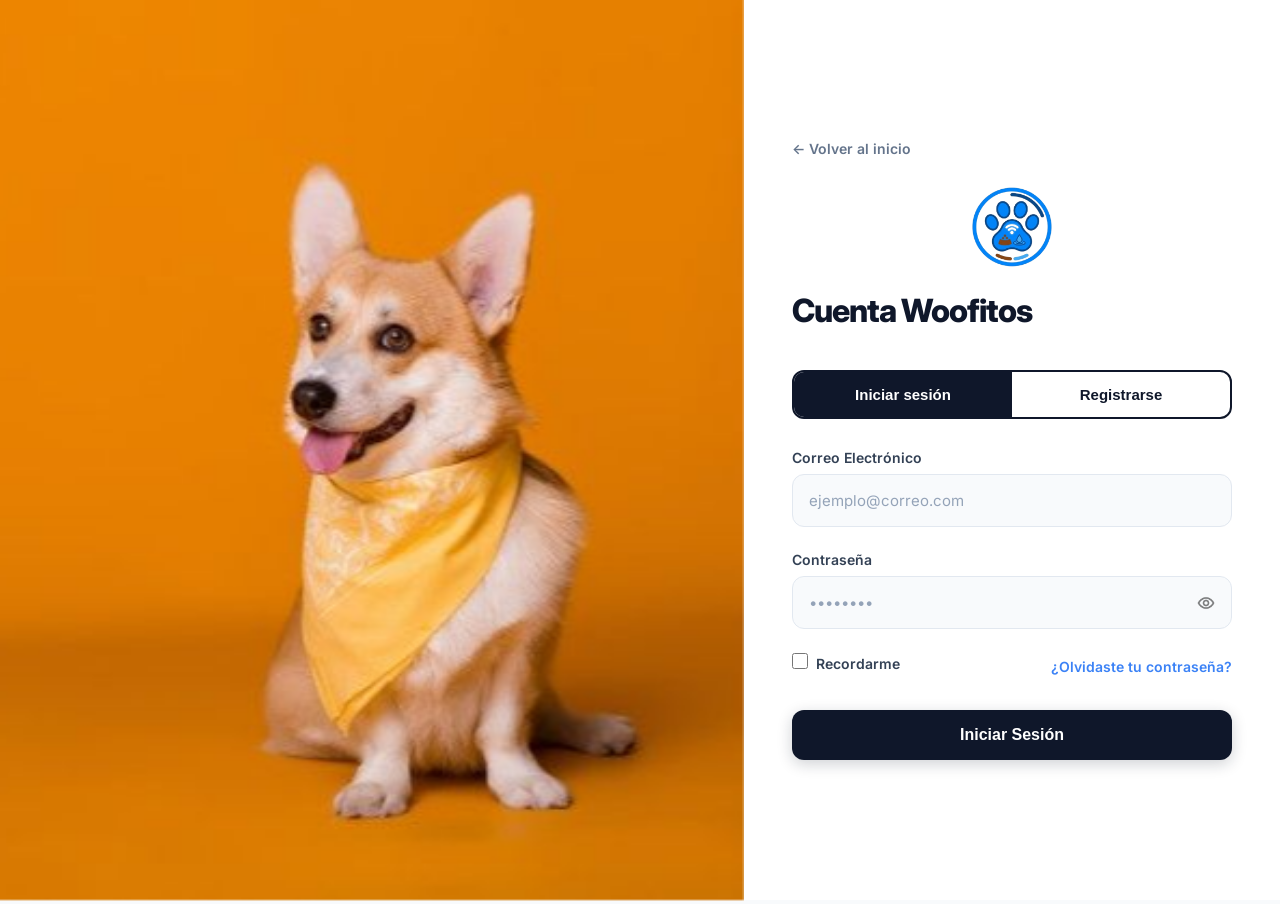
<file: index.html>
<!DOCTYPE html>
<html lang="es">
<head>
    <meta charset="UTF-8">
    <meta name="viewport" content="width=device-width, initial-scale=1.0">
    <title>Woofitos - Dispensador Inteligente</title>
    
    <link rel="preconnect" href="https://fonts.googleapis.com">
    <link rel="preconnect" href="https://fonts.gstatic.com" crossorigin>
    <link href="https://fonts.googleapis.com/css2?family=Inter:wght@400;500;600;700;800&display=swap" rel="stylesheet">
    
    <link rel="stylesheet" href="CSS/style.css?v=3">
    <link rel="icon" href="IMG/favi.png" type="image/png">
</head>
<body>
    <header>
        <article class="content">
            <div class="menu">
                
                <div class="logo-container">
                    <a href="index.html" class="logo"><img class="logo-img" src="IMG/logo.png" alt="Logo"></a>
                    <a href="index.html" class="titulo">Woofitos</a>
                </div>

                <input type="checkbox" id="menu" />
                <label for="menu">
                    <img class="menu-icono" src="IMG/menu.png" alt="Menú">
                </label>
                
                <nav class="barra-navegacion">
                    <ul>
                        <li><a href="#">Inicio</a></li>
                        <li><a href="#caracteristicas">Características</a></li>
                        <li><a href="panel.html">Panel Web</a></li>
                        
                        <!-- User Profile Actions -->
                        <li>
                            <a href="#" class="login-link" style="display: flex; align-items: center; gap: 8px; background: #f1f5f9; padding: 8px 16px; border-radius: 25px; text-decoration: none; transition: background 0.3s;" onclick="cerrarSesion()" onmouseover="this.style.background='#e2e8f0'" onmouseout="this.style.background='#f1f5f9'">
                                <img src="IMG/login.png" alt="Perfil" style="width: 22px; height: 22px;">
                                <span id="nombre-mascota-menu" style="font-size: 14px; font-weight: 600; color: #0f172a;">Perfil</span>
                            </a>
                        </li>
                    </ul>
                </nav>
            </div>
        </article>
    </header>

    <main class="container hero-section">
        <div class="hero-texto">
            <!-- Welcome Badge -->
            <div id="saludo-badge" style="display: none; background: #e0e7ff; color: #4f46e5; padding: 6px 14px; border-radius: 20px; font-size: 14px; font-weight: 600; margin-bottom: 20px; width: fit-content;">
                👋 Bienvenido al dispensador de <span id="nombre-mascota-badge"></span>
            </div>
            
            <h1>Monitorea la alimentación de tu mascota en tiempo real</h1>
            <p>Controla los niveles de comida y agua de tu dispensador inteligente con Arduino desde cualquier lugar. Mantén a tu mejor amigo siempre feliz.</p>
            <a href="panel.html" class="btn-principal">Ir al Panel de Control</a>
        </div>
        <div class="hero-imagen">
            <img src="IMG/dispensador.jpeg" alt="Dispensador Woofitos">
        </div>
    </main>

    <section id="caracteristicas" class="features-section">
        <div class="container">
            <h2 class="section-title">¿Cómo funciona Woofitos?</h2>
            
            <div class="features-grid">
                <div class="feature-card">
                    <div class="feature-icon">📊</div>
                    <h3>Sensores de Precisión</h3>
                    <p>Mide los niveles de agua y alimento con precisión utilizando nuestra tecnología integrada con sensores Arduino.</p>
                </div>
                <div class="feature-card">
                    <div class="feature-icon">📱</div>
                    <h3>Monitoreo Web</h3>
                    <p>Accede a tu panel desde cualquier celular o computadora y revisa el estado del plato en tiempo real.</p>
                </div>
                <div class="feature-card">
                    <div class="feature-icon">🔔</div>
                    <h3>Alertas Tempranas</h3>
                    <p>Recibe notificaciones cuando los niveles estén críticamente bajos para que nunca falte el alimento en casa.</p>
                </div>
            </div>
        </div>
    </section>

    <footer class="footer">
        <div class="container footer-content">
            <div class="footer-logo">
                <h3>Woofitos IoT</h3>
                <p>Tecnología para el cuidado de tu mejor amigo.</p>
            </div>
            <div class="footer-links">
                <a href="#">Sobre el Proyecto</a>
                <a href="#">Soporte Técnico</a>
            </div>
        </div>
        <div class="footer-bottom">
            <p>&copy; 2026 Woofitos. Proyecto de Dispensador Inteligente.</p>
        </div>
    </footer>

    <!-- Session Management -->
    <script>
        const nombreMascota = localStorage.getItem("mascotaWoofitos");
        
        if (nombreMascota) {
            // Update UI with user session data
            document.getElementById("nombre-mascota-menu").innerText = nombreMascota;
            document.getElementById("nombre-mascota-badge").innerText = nombreMascota;
            document.getElementById("saludo-badge").style.display = "inline-block";
        } else {
            // Redirect to login if unauthenticated
            window.location.href = "login.html";
        }

        function cerrarSesion() {
            if(confirm("¿Quieres cerrar la sesión de " + nombreMascota + "?")) {
                localStorage.removeItem("mascotaWoofitos");
                window.location.href = "login.html";
            }
        }
    </script>
</body>
</html>
</file>
<file: CSS/style.css>
* {
    margin: 0;
    padding: 0;
    box-sizing: border-box;
    text-decoration: none;
    list-style: none;
}

body {
    font-family: 'Inter', sans-serif;
    background-color: #f8fafc;
    color: #334155;
}

.container {
    max-width: 1200px;
    margin: 0 auto;
    width: 100%;
    padding: 0 20px;
}

.content {
    min-height: 80px;
    background-color: #ffffff;
    box-shadow: 0 4px 20px rgba(0, 0, 0, 0.05);
    position: fixed;
    top: 0;
    width: 100%;
    z-index: 1000;
}

.menu {
    position: absolute;
    top: 0px;
    left: 0px;
    right: 0px;
    display: flex;
    align-items: center;
    justify-content: space-between;
    padding: 0 40px;
    height: 80px;
    max-width: 1200px;
    margin: 0 auto;
}

.logo-container {
    display: flex;
    align-items: center;
}

.logo-img {
    width: 50px;
}

.titulo {
    font-size: 22px;
    color: #1e293b;
    font-weight: 700;
    margin-left: 12px;
    letter-spacing: -0.5px;
}

.menu .barra-navegacion ul li {
    position: relative;
    float: left;
}

.menu .barra-navegacion ul li a {
    color: #64748b;
    font-size: 16px;
    padding: 8px 15px;
    display: block;
    font-weight: 600;
    transition: color 0.3s ease;
}

.menu .barra-navegacion ul li a:hover {
    color: #3b82f6;
}

#menu {
    display: none;
}

.menu-icono {
    width: 30px;
}

.menu label {
    cursor: pointer;
    display: none;
}

.login-link {
    display: flex;
    align-items: center;
    padding: 4px 10px !important;
}

.login-icono {
    width: 28px;
    transition: transform 0.2s ease;
}

.login-link:hover .login-icono {
    transform: scale(1.1);
}

.hero-section {
    display: flex;
    align-items: center;
    justify-content: space-between;
    min-height: calc(100vh - 80px);
    padding: 40px 20px;
    margin-top: 80px; 
}

.hero-texto {
    flex: 1;
    padding-right: 50px;
}

.hero-texto h1 {
    font-size: 48px;
    font-weight: 800;
    color: #0f172a;
    line-height: 1.2;
    margin-bottom: 20px;
    letter-spacing: -1px;
}

.hero-texto p {
    font-size: 18px;
    color: #475569;
    line-height: 1.6;
    margin-bottom: 35px;
}

.btn-principal {
    display: inline-block;
    background-color: #3b82f6;
    color: white;
    padding: 16px 32px;
    border-radius: 8px;
    font-size: 18px;
    font-weight: 600;
    transition: all 0.3s ease;
    box-shadow: 0 4px 15px rgba(59, 130, 246, 0.3);
}

.btn-principal:hover {
    background-color: #2563eb;
    transform: translateY(-3px);
    box-shadow: 0 6px 20px rgba(59, 130, 246, 0.4);
    color: white;
}

.hero-imagen {
    flex: 1;
    display: flex;
    justify-content: center;
}

.hero-imagen img {
    width: 100%;
    max-width: 500px;
    border-radius: 20px;
    box-shadow: 0 20px 40px rgba(0, 0, 0, 0.1);
    object-fit: cover;
}

.features-section {
    background-color: #ffffff;
    padding: 80px 0;
}

.section-title {
    text-align: center;
    font-size: 32px;
    font-weight: 800;
    color: #0f172a;
    margin-bottom: 50px;
}

.features-grid {
    display: flex;
    justify-content: space-between;
    gap: 30px;
}

.feature-card {
    flex: 1;
    background-color: #f8fafc;
    padding: 40px 30px;
    border-radius: 16px;
    text-align: center;
    transition: transform 0.3s ease;
}

.feature-card:hover {
    transform: translateY(-10px);
    box-shadow: 0 10px 25px rgba(0,0,0,0.05);
}

.feature-icon {
    font-size: 48px;
    margin-bottom: 20px;
}

.feature-card h3 {
    font-size: 20px;
    color: #1e293b;
    margin-bottom: 15px;
    font-weight: 700;
}

.feature-card p {
    font-size: 15px;
    color: #64748b;
    line-height: 1.6;
}

.footer {
    background-color: #0f172a;
    color: #cbd5e1;
    padding: 60px 0 20px 0;
}

.footer-content {
    display: flex;
    justify-content: space-between;
    align-items: center;
    margin-bottom: 40px;
}

.footer-logo h3 {
    color: #ffffff;
    font-size: 24px;
    margin-bottom: 5px;
}

.footer-links a {
    color: #cbd5e1;
    margin-left: 20px;
    font-size: 14px;
    transition: color 0.2s;
}

.footer-links a:hover {
    color: #3b82f6;
}

.footer-bottom {
    text-align: center;
    border-top: 1px solid #1e293b;
    padding-top: 20px;
    font-size: 13px;
}

@media(max-width:991px) {
    
    .content {
        min-height: 70px;
    }
    
    .menu {
        height: 70px;
        padding: 0 20px;
    }
    
    .menu label {
        display: flex;
        align-items: center;
    }
    
    .menu .barra-navegacion {
        position: absolute;
        top: 100%;
        left: 0;
        right: 0;
        display: none;
        background-color: #ffffff;
        box-shadow: 0 10px 15px rgba(0, 0, 0, 0.05);
        border-top: 1px solid #f1f5f9;
    }
    
    .menu .barra-navegacion ul li {
        width: 100%;
        text-align: center;
    }
    
    .menu .barra-navegacion ul li a {
        padding: 20px 0;
    }
    
    #menu:checked ~ .barra-navegacion {
        display: initial;
    }
    
    .hero-section {
        flex-direction: column;
        text-align: center;
        margin-top: 70px;
    }
    
    .hero-texto {
        padding-right: 0;
        margin-bottom: 40px;
    }
    
    .hero-texto h1 {
        font-size: 36px;
    }
    
    .features-grid {
        flex-direction: column;
    }
    
    .footer-content {
        flex-direction: column;
        text-align: center;
        gap: 20px;
    }
    
    .footer-links a {
        margin: 0 10px;
    }
}

.login-pantalla-dividida {
    display: flex;
    min-height: 100vh;
}

.login-lado-izquierdo {
    flex: 6;
    position: sticky;
    top: 0;
    height: 100vh;
}

.login-lado-izquierdo img {
    width: 100%;
    height: 100%;
    object-fit: cover;
}

.login-lado-derecho {
    flex: 4;
    background-color: #ffffff;
    display: flex;
    justify-content: center;
    align-items: center; 
    min-height: 100vh;
    padding: 40px 20px;
}

.login-form-container {
    width: 100%;
    max-width: 440px;
}

.login-header-bonito {
    margin-bottom: 40px;
}

.logo-centrado {
    text-align: center; 
    margin-bottom: 20px;
}

.logo-bonito {
    width: 80px;
    transition: transform 0.2s ease;
}

.logo-bonito:hover {
    transform: scale(1.05);
}

.login-header-bonito h2 {
    font-size: 32px;
    font-weight: 800;
    color: #0f172a;
    margin-bottom: 10px;
    letter-spacing: -1px;
}

.login-header-bonito p {
    color: #64748b;
    font-size: 16px;
    line-height: 1.5;
}

.form-bonito .input-grupo-bonito {
    margin-bottom: 24px;
}

.form-bonito label {
    display: block;
    font-size: 14px;
    font-weight: 600;
    color: #334155;
    margin-bottom: 8px;
}

.form-bonito input[type="email"],
.form-bonito input[type="password"],
.form-bonito input[type="text"] {
    width: 100%;
    padding: 16px;
    border: 1px solid #e2e8f0;
    border-radius: 12px;
    background-color: #f8fafc;
    font-size: 15px;
    font-family: 'Inter', sans-serif;
    color: #1e293b;
    transition: all 0.3s ease;
}

.form-bonito input:focus {
    outline: none;
    border-color: #3b82f6;
    background-color: #ffffff;
    box-shadow: 0 0 0 4px rgba(59, 130, 246, 0.1);
}

.form-bonito input::placeholder {
    color: #94a3b8;
}

.input-con-icono {
    position: relative;
}

.ver-password-bonito {
    position: absolute;
    right: 16px;
    top: 50%;
    transform: translateY(-50%);
    cursor: pointer;
    width: 20px;
    opacity: 0.5;
    transition: opacity 0.2s;
}

.ver-password-bonito:hover {
    opacity: 1;
}

.form-opciones {
    display: flex;
    justify-content: space-between;
    align-items: center;
    margin-bottom: 30px;
}

.recordarme {
    display: flex;
    align-items: center;
    cursor: pointer;
    font-size: 14px;
    color: #475569;
}

.recordarme input {
    margin-right: 8px;
    width: 16px;
    height: 16px;
    cursor: pointer;
    accent-color: #3b82f6;
}

.olvide-password {
    font-size: 14px;
    color: #3b82f6;
    font-weight: 600;
    transition: color 0.2s;
}

.olvide-password:hover {
    color: #2563eb;
    text-decoration: underline;
}

.btn-login-bonito {
    width: 100%;
    padding: 16px;
    background-color: #0f172a;
    color: #ffffff;
    border: none;
    border-radius: 12px;
    font-size: 16px;
    font-weight: 600;
    cursor: pointer;
    transition: all 0.3s ease;
    box-shadow: 0 4px 15px rgba(15, 23, 42, 0.2);
}

.btn-login-bonito:hover {
    background-color: #1e293b;
    transform: translateY(-2px);
    box-shadow: 0 6px 20px rgba(15, 23, 42, 0.3);
}

.registro-enlace {
    text-align: center;
    margin-top: 30px;
    font-size: 15px;
    color: #64748b;
}

.registro-enlace a {
    color: #3b82f6;
    font-weight: 600;
}

.registro-enlace a:hover {
    text-decoration: underline;
}

.volver-inicio {
    display: block;
    color: #64748b;
    font-size: 14px;
    font-weight: 600;
    margin-bottom: 30px;
    transition: color 0.2s;
    text-align: left;
}
.volver-inicio:hover {
    color: #3b82f6;
}

.bg-dashboard {
    background-color: #f1f5f9;
}

.dashboard-container {
    max-width: 1000px;
    margin: 120px auto 60px auto;
    padding: 0 20px;
}

.dashboard-header {
    display: flex;
    justify-content: space-between;
    align-items: center;
    margin-bottom: 30px;
}

.dashboard-header h2 {
    font-size: 28px;
    font-weight: 800;
    color: #0f172a;
}

.status-badge {
    background-color: #dcfce7;
    color: #166534;
    padding: 8px 16px;
    border-radius: 20px;
    font-size: 14px;
    font-weight: 600;
    box-shadow: 0 2px 4px rgba(0,0,0,0.05);
}

.dashboard-grid {
    display: grid;
    grid-template-columns: repeat(2, 1fr);
    gap: 30px; 
}

.dash-card {
    background: #ffffff;
    border-radius: 20px;
    padding: 30px;
    box-shadow: 0 10px 25px rgba(0,0,0,0.03);
    text-align: center;
}

.card-ancha {
    grid-column: span 2;
    text-align: left;
}

.dash-card h3 {
    font-size: 20px;
    color: #334155;
    margin-bottom: 25px;
    font-weight: 700;
}

.nivel-visual {
    display: flex;
    flex-direction: column;
    align-items: center;
    margin-bottom: 20px;
}

.barra-contenedor {
    width: 60px;
    height: 200px;
    background-color: #e2e8f0;
    border-radius: 30px;
    position: relative;
    overflow: hidden;
    margin-bottom: 15px;
}

.barra-progreso {
    width: 100%;
    position: absolute;
    bottom: 0;
    border-radius: 30px;
    transition: height 1s ease-out; 
}

.comida-progreso {
    background: linear-gradient(180deg, #f59e0b 0%, #d97706 100%); 
}

.agua-progreso {
    background: linear-gradient(180deg, #3b82f6 0%, #2563eb 100%); 
}

.porcentaje-texto {
    font-size: 36px;
    font-weight: 800;
    color: #0f172a;
}

.estado-texto {
    font-size: 15px;
    color: #64748b;
    margin-bottom: 20px;
}

.estado-texto.alerta {
    color: #ef4444; 
    font-weight: 600;
}

.btn-dispensar {
    background-color: #0f172a;
    color: white;
    border: none;
    padding: 12px 24px;
    border-radius: 12px;
    font-size: 15px;
    font-weight: 600;
    cursor: pointer;
    transition: all 0.2s;
}

.btn-dispensar:hover {
    background-color: #3b82f6;
    transform: translateY(-2px);
}

.historial-lista li {
    padding: 15px 0;
    border-bottom: 1px solid #f1f5f9;
    color: #475569;
    font-size: 15px;
}

.historial-lista li:last-child {
    border-bottom: none;
}

.historial-lista strong {
    color: #0f172a;
    margin-right: 10px;
}

@media(max-width: 768px) {
    .dashboard-grid {
        grid-template-columns: 1fr;
    }
    
    .card-ancha {
        grid-column: span 1;
    }
    
    .dashboard-header {
        flex-direction: column;
        gap: 15px;
    }
}

/* ================= SWITCH ESTILO FENDER ================= */
.fender-switch {
    display: flex;
    width: 100%;
    margin-bottom: 30px;
    border-radius: 12px;
    border: 2px solid #0f172a; /* Borde oscuro */
    overflow: hidden;
}

.fender-tab {
    flex: 1;
    padding: 14px;
    font-size: 15px;
    font-weight: 700;
    cursor: pointer;
    background-color: transparent;
    color: #0f172a;
    border: none;
    transition: all 0.3s ease;
}

.fender-tab.activa {
    background-color: #0f172a; /* Fondo oscuro cuando está activo */
    color: #ffffff;
}

.fender-tab:not(.activa):hover {
    background-color: #f1f5f9; /* Color suave al pasar el mouse */
}

/* =========================================
   📱 CELULAR - LOGIN (Clases corregidas)
   ========================================= */
@media (max-width: 991px) {
    /* Ocultar la foto del perrito */
    .login-lado-izquierdo {
        display: none;
    }
    
    /* El formulario toma el 100% de la pantalla */
    .login-lado-derecho {
        width: 100%;
        padding: 40px 25px;
    }

    .volver-inicio {
        display: block;
        text-align: center;
        margin-bottom: 30px;
    }

    /* Acomodamos el "Recordarme" y la contraseña */
    .form-opciones {
        display: flex;
        flex-direction: column; 
        align-items: center;
        gap: 20px;
        margin-top: 10px;
    }
}
</file>
